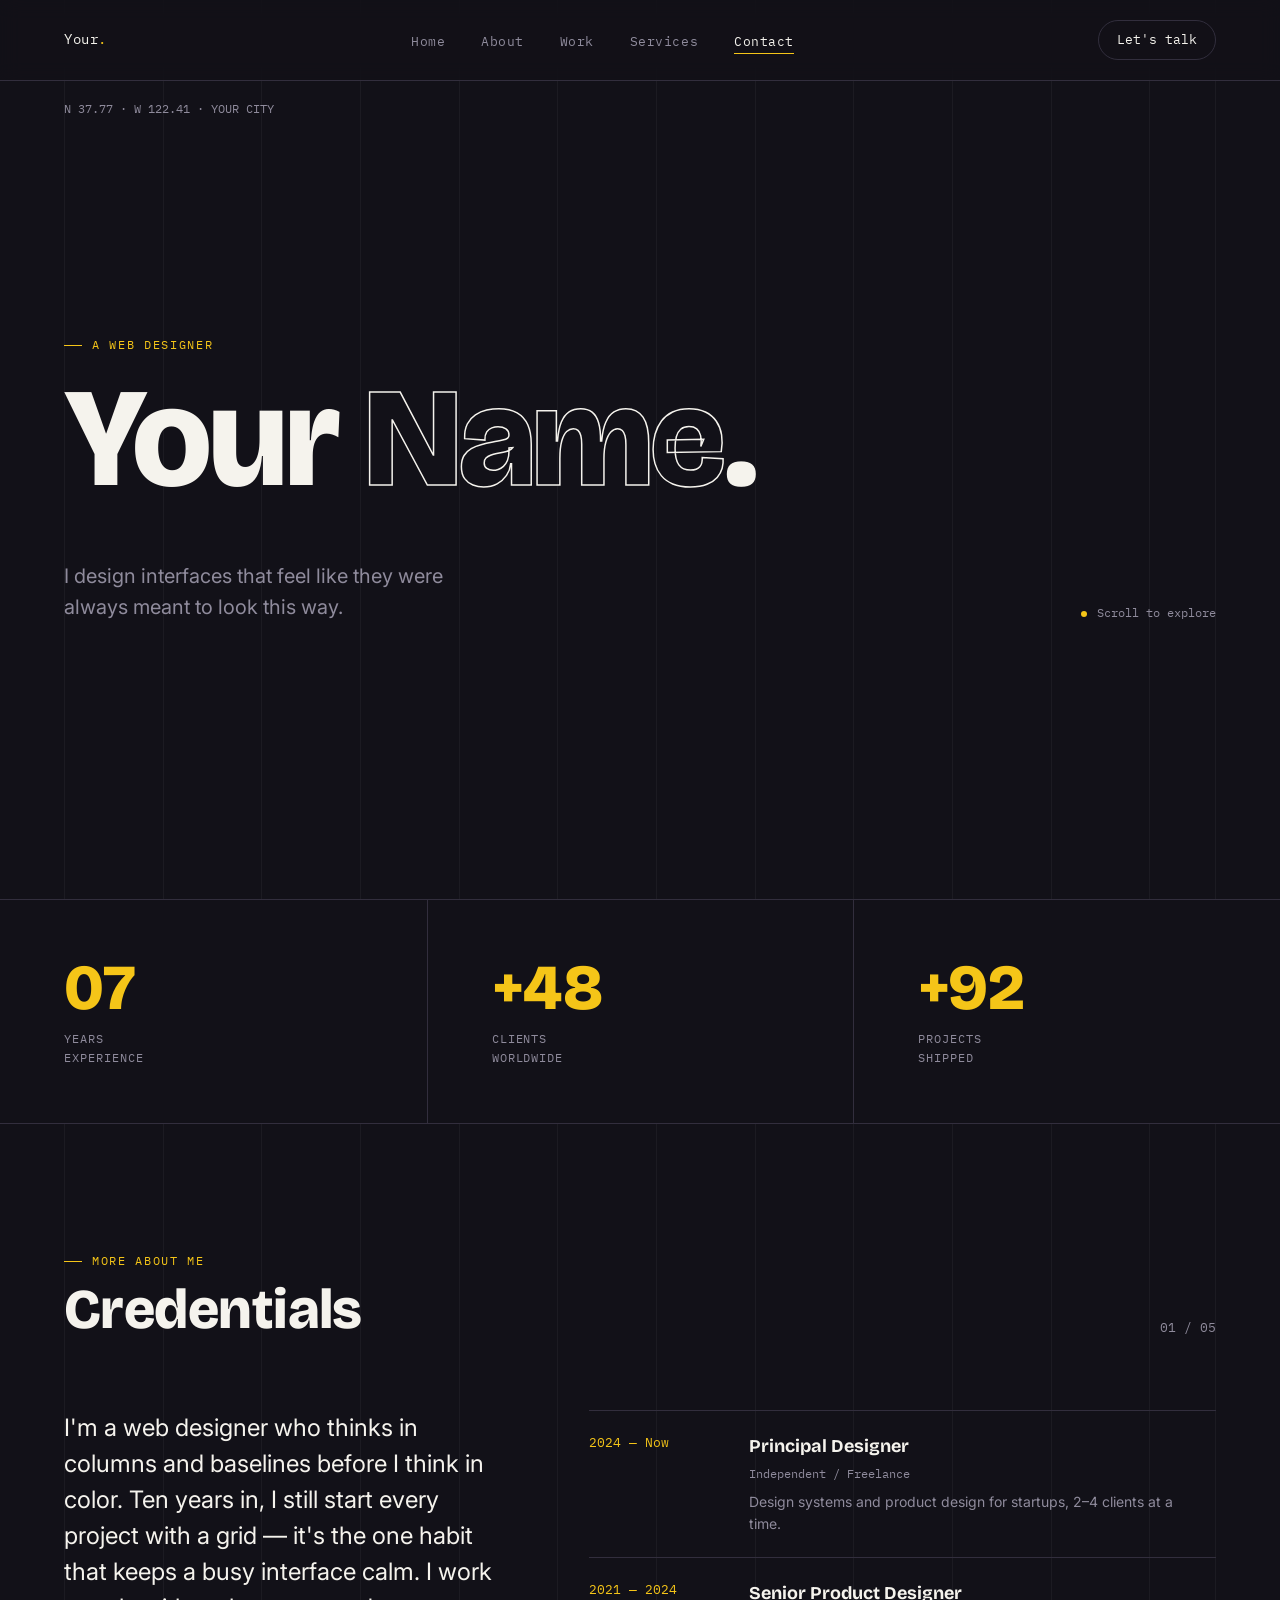
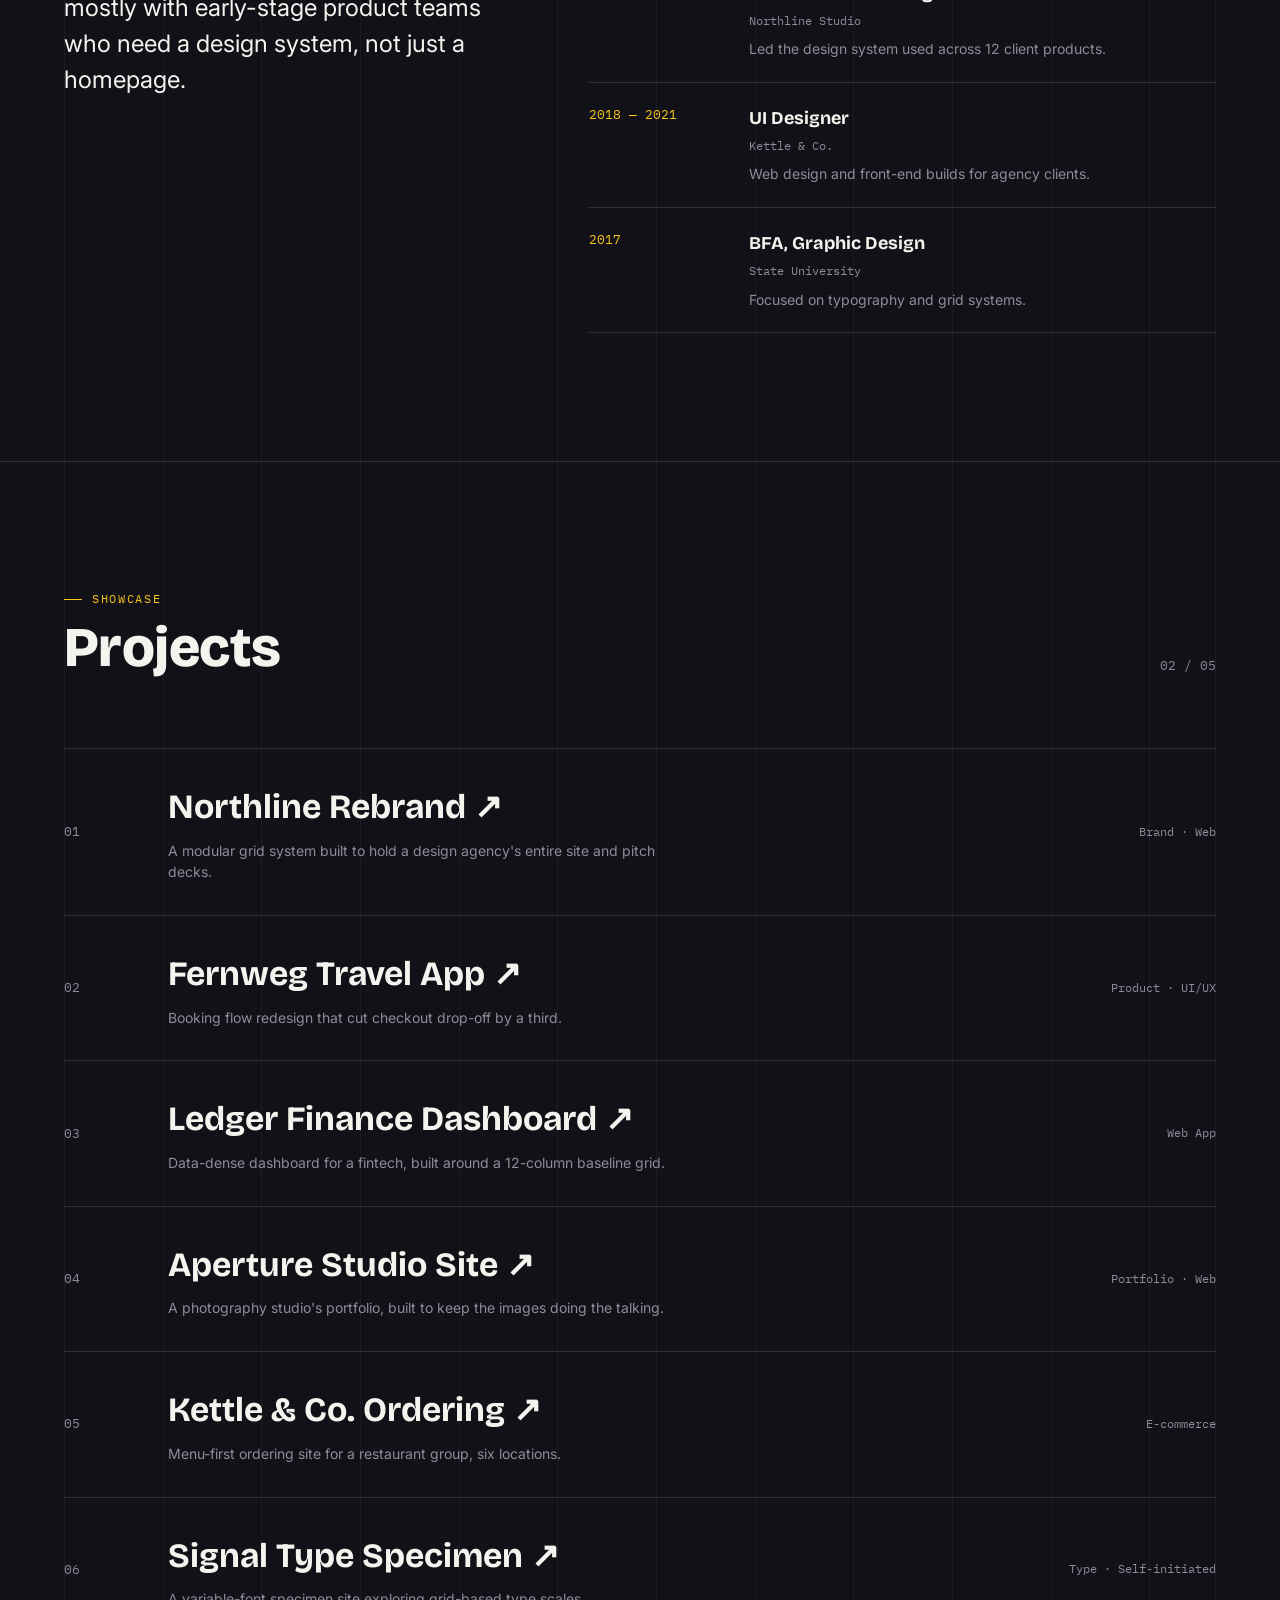
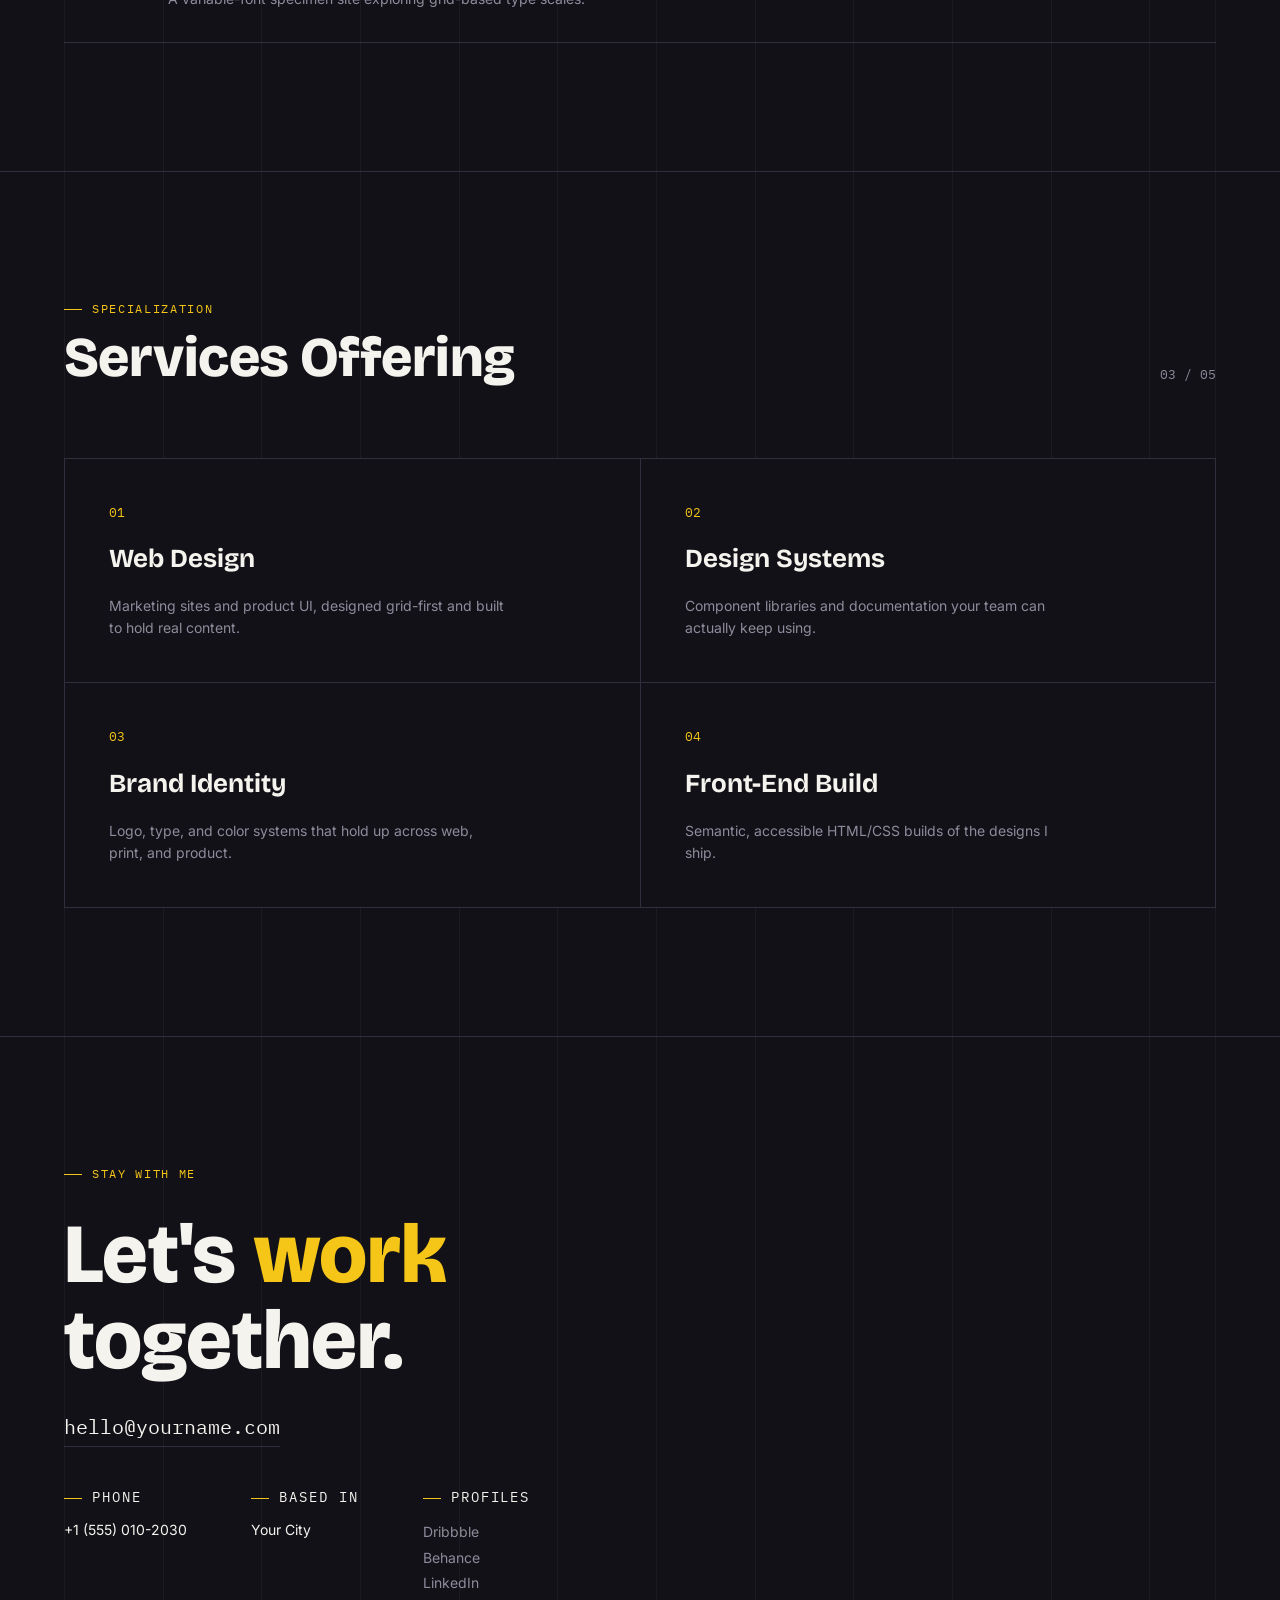
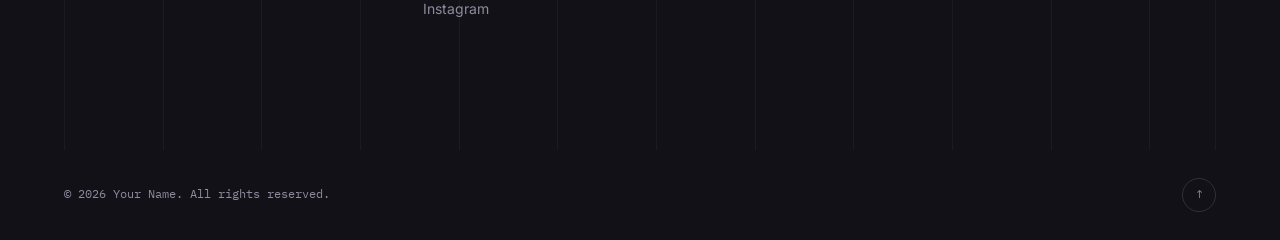
<file: index.html>
<!DOCTYPE html>
<html lang="en">
<head>
<meta charset="UTF-8">
<meta name="viewport" content="width=device-width, initial-scale=1.0">
<title>Your Name — Web Designer</title>
<meta name="description" content="Your Name is a web designer based in Your City.">
<link rel="preconnect" href="https://fonts.googleapis.com">
<link rel="preconnect" href="https://fonts.gstatic.com" crossorigin>
<link href="https://fonts.googleapis.com/css2?family=Bricolage+Grotesque:opsz,wght@12..96,400..800&family=Inter:wght@400;500&family=IBM+Plex+Mono:wght@400;500&display=swap" rel="stylesheet">
<link rel="stylesheet" href="styles.css">
</head>
<body>

<nav class="nav">
  <a href="#top" class="nav-logo">Your<span>.</span></a>
  <ul class="nav-links">
    <li><a href="#top">Home</a></li>
<li><a href="#about">About</a></li>
<li><a href="#work">Work</a></li>
<li><a href="#services">Services</a></li>
<li><a href="#contact">Contact</a></li>
  </ul>
  <a href="#contact" class="nav-cta">Let's talk</a>
  <button class="nav-toggle" aria-label="Toggle menu">
    <svg viewBox="0 0 24 24" fill="none" stroke="currentColor" stroke-width="2"><line x1="3" y1="6" x2="21" y2="6"/><line x1="3" y1="12" x2="21" y2="12"/><line x1="3" y1="18" x2="21" y2="18"/></svg>
  </button>
</nav>

<main>

<header class="hero" id="top">
  <div class="grid-guides" aria-hidden="true"><span></span><span></span><span></span><span></span><span></span><span></span><span></span><span></span><span></span><span></span><span></span><span></span></div>
  <div class="hero-coords">N 37.77 &middot; W 122.41 &middot; YOUR CITY</div>
  <div class="hero-eyebrow eyebrow">A WEB DESIGNER</div>
  <h1 class="hero-name">Your <em>Name</em>.</h1>
  <div class="hero-bottom">
    <p class="hero-tagline">I design interfaces that feel like they were
always meant to look this way.</p>
    <div class="hero-scroll"><span class="dot"></span> Scroll to explore</div>
  </div>
</header>

<section class="stats reveal"><div class="stat">
      <div class="stat-number">07</div>
      <div class="stat-label">Years
Experience</div>
    </div>
<div class="stat">
      <div class="stat-number">+48</div>
      <div class="stat-label">Clients
Worldwide</div>
    </div>
<div class="stat">
      <div class="stat-number">+92</div>
      <div class="stat-label">Projects
Shipped</div>
    </div></section>

<section class="section" id="about">
  <div class="grid-guides" aria-hidden="true"><span></span><span></span><span></span><span></span><span></span><span></span><span></span><span></span><span></span><span></span><span></span><span></span></div>
  <div class="section-head reveal">
    <div>
      <div class="eyebrow">More about me</div>
      <h2 class="section-title">Credentials</h2>
    </div>
    <div class="section-count">01 / 05</div>
  </div>
  <div class="about-grid reveal">
    <p class="about-bio">I'm a web designer who thinks in columns and baselines before I think in color. Ten years in, I still start every project with a grid — it's the one habit that keeps a busy interface calm. I work mostly with early-stage product teams who need a design system, not just a homepage.</p>
    <div class="about-list">
      <div class="credential">
      <div class="credential-year">2024 — Now</div>
      <div>
        <div class="credential-title">Principal Designer</div>
        <div class="credential-org">Independent / Freelance</div>
        <div class="credential-desc">Design systems and product design for startups, 2–4 clients at a time.</div>
      </div>
    </div>
<div class="credential">
      <div class="credential-year">2021 — 2024</div>
      <div>
        <div class="credential-title">Senior Product Designer</div>
        <div class="credential-org">Northline Studio</div>
        <div class="credential-desc">Led the design system used across 12 client products.</div>
      </div>
    </div>
<div class="credential">
      <div class="credential-year">2018 — 2021</div>
      <div>
        <div class="credential-title">UI Designer</div>
        <div class="credential-org">Kettle & Co.</div>
        <div class="credential-desc">Web design and front-end builds for agency clients.</div>
      </div>
    </div>
<div class="credential">
      <div class="credential-year">2017</div>
      <div>
        <div class="credential-title">BFA, Graphic Design</div>
        <div class="credential-org">State University</div>
        <div class="credential-desc">Focused on typography and grid systems.</div>
      </div>
    </div>
    </div>
  </div>
</section>


<section class="section" id="work">
  <div class="grid-guides" aria-hidden="true"><span></span><span></span><span></span><span></span><span></span><span></span><span></span><span></span><span></span><span></span><span></span><span></span></div>
  <div class="section-head reveal">
    <div>
      <div class="eyebrow">Showcase</div>
      <h2 class="section-title">Projects</h2>
    </div>
    <div class="section-count">02 / 05</div>
  </div>
  <div class="work-list">
    <a class="project reveal" href="#">
      <div class="project-code">01</div>
      <div class="project-main">
        <div class="project-title">Northline Rebrand<span class="project-arrow">&#8599;</span></div>
        <div class="project-desc">A modular grid system built to hold a design agency's entire site and pitch decks.</div>
      </div>
      <div class="project-cat">Brand · Web</div>
    </a>
<a class="project reveal" href="#">
      <div class="project-code">02</div>
      <div class="project-main">
        <div class="project-title">Fernweg Travel App<span class="project-arrow">&#8599;</span></div>
        <div class="project-desc">Booking flow redesign that cut checkout drop-off by a third.</div>
      </div>
      <div class="project-cat">Product · UI/UX</div>
    </a>
<a class="project reveal" href="#">
      <div class="project-code">03</div>
      <div class="project-main">
        <div class="project-title">Ledger Finance Dashboard<span class="project-arrow">&#8599;</span></div>
        <div class="project-desc">Data-dense dashboard for a fintech, built around a 12-column baseline grid.</div>
      </div>
      <div class="project-cat">Web App</div>
    </a>
<a class="project reveal" href="#">
      <div class="project-code">04</div>
      <div class="project-main">
        <div class="project-title">Aperture Studio Site<span class="project-arrow">&#8599;</span></div>
        <div class="project-desc">A photography studio's portfolio, built to keep the images doing the talking.</div>
      </div>
      <div class="project-cat">Portfolio · Web</div>
    </a>
<a class="project reveal" href="#">
      <div class="project-code">05</div>
      <div class="project-main">
        <div class="project-title">Kettle & Co. Ordering<span class="project-arrow">&#8599;</span></div>
        <div class="project-desc">Menu-first ordering site for a restaurant group, six locations.</div>
      </div>
      <div class="project-cat">E-commerce</div>
    </a>
<a class="project reveal" href="#">
      <div class="project-code">06</div>
      <div class="project-main">
        <div class="project-title">Signal Type Specimen<span class="project-arrow">&#8599;</span></div>
        <div class="project-desc">A variable-font specimen site exploring grid-based type scales.</div>
      </div>
      <div class="project-cat">Type · Self-initiated</div>
    </a>
  </div>
</section>


<section class="section" id="services">
  <div class="grid-guides" aria-hidden="true"><span></span><span></span><span></span><span></span><span></span><span></span><span></span><span></span><span></span><span></span><span></span><span></span></div>
  <div class="section-head reveal">
    <div>
      <div class="eyebrow">Specialization</div>
      <h2 class="section-title">Services Offering</h2>
    </div>
    <div class="section-count">03 / 05</div>
  </div>
  <div class="services-grid">
    <div class="service reveal">
      <div class="service-num">01</div>
      <div class="service-title">Web Design</div>
      <div class="service-desc">Marketing sites and product UI, designed grid-first and built to hold real content.</div>
    </div>
<div class="service reveal">
      <div class="service-num">02</div>
      <div class="service-title">Design Systems</div>
      <div class="service-desc">Component libraries and documentation your team can actually keep using.</div>
    </div>
<div class="service reveal">
      <div class="service-num">03</div>
      <div class="service-title">Brand Identity</div>
      <div class="service-desc">Logo, type, and color systems that hold up across web, print, and product.</div>
    </div>
<div class="service reveal">
      <div class="service-num">04</div>
      <div class="service-title">Front-End Build</div>
      <div class="service-desc">Semantic, accessible HTML/CSS builds of the designs I ship.</div>
    </div>
  </div>
</section>


<section class="section contact" id="contact">
  <div class="grid-guides" aria-hidden="true"><span></span><span></span><span></span><span></span><span></span><span></span><span></span><span></span><span></span><span></span><span></span><span></span></div>
  <div class="contact-inner reveal">
    <div class="eyebrow">Stay with me</div>
    <h2 class="contact-title">Let's <span class="accent">work</span> together.</h2>
    <a class="contact-email" href="mailto:hello@yourname.com">hello@yourname.com</a>
    <div class="contact-meta">
      <div class="contact-meta-block">
        <div class="eyebrow">Phone</div>
        <div>+1 (555) 010-2030</div>
      </div>
      <div class="contact-meta-block">
        <div class="eyebrow">Based in</div>
        <div>Your City</div>
      </div>
      <div class="contact-meta-block">
        <div class="eyebrow">Profiles</div>
        <a href="#">Dribbble</a>
<a href="#">Behance</a>
<a href="#">LinkedIn</a>
<a href="#">Instagram</a>
      </div>
    </div>
  </div>
</section>

</main>

<footer class="footer">
  <span>&copy; <span id="year"></span> Your Name. All rights reserved.</span>
  <a class="footer-top" href="#top" aria-label="Back to top">&uarr;</a>
</footer>

<script src="script.js"></script>
</body>
</html>
</file>
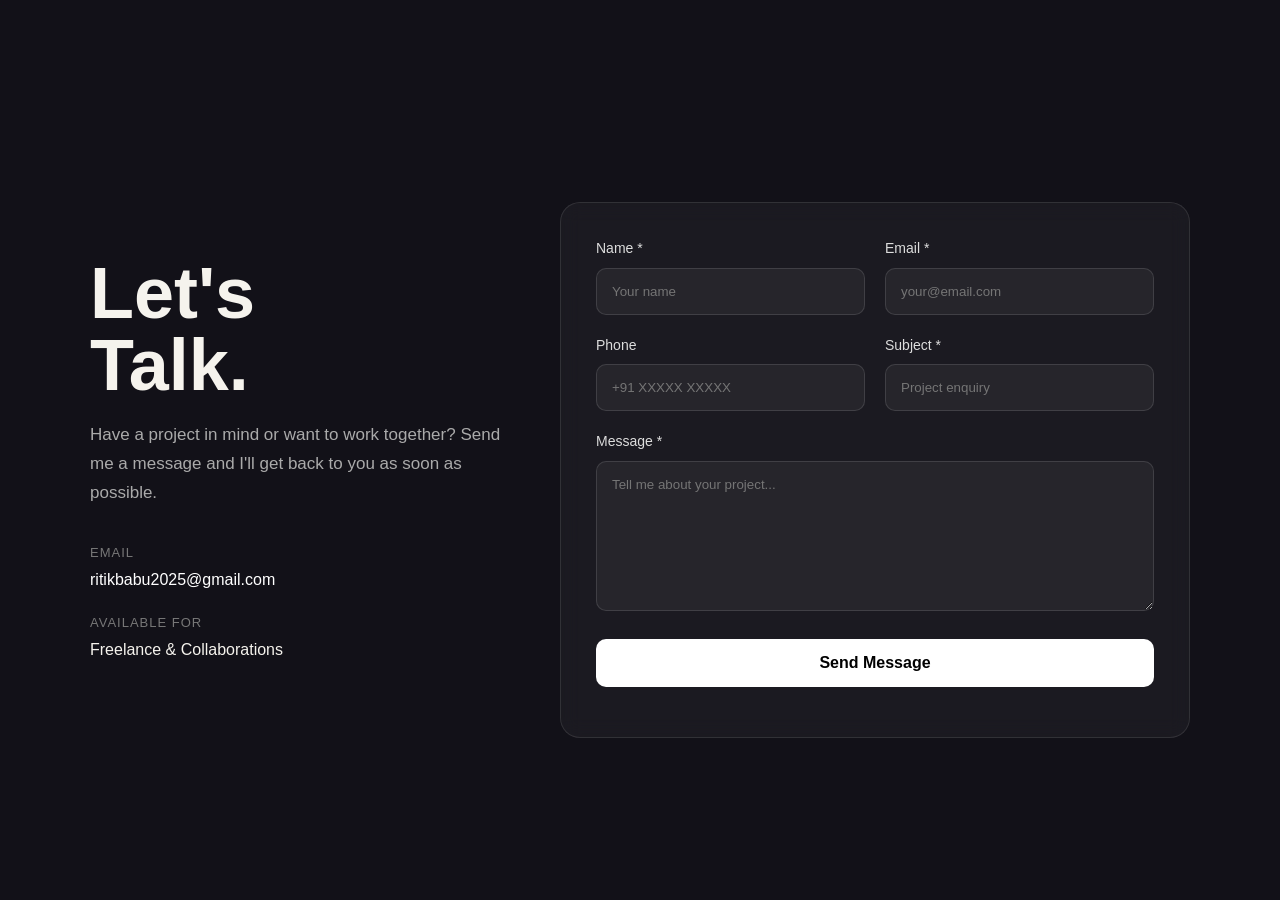
<file: contact.html>
<!DOCTYPE html>
<html lang="en">
<head>
  <meta charset="UTF-8">
  <meta name="viewport" content="width=device-width, initial-scale=1.0">
  <title>Contact Me | Ritik Singh</title>

  <link rel="stylesheet" href="styles.css">

  <style>
    .contact-page {
      min-height: 100vh;
      padding: 120px 20px 80px;
      display: flex;
      align-items: center;
      justify-content: center;
    }

    .contact-wrapper {
      width: 100%;
      max-width: 1100px;
      display: grid;
      grid-template-columns: 0.8fr 1.2fr;
      gap: 50px;
      align-items: center;
    }

    .contact-info h1 {
      font-size: clamp(42px, 6vw, 72px);
      line-height: 1;
      margin-bottom: 20px;
    }

    .contact-info p {
      color: #aaa;
      font-size: 17px;
      line-height: 1.7;
      max-width: 450px;
    }

    .contact-details {
      margin-top: 35px;
    }

    .contact-detail {
      margin-bottom: 20px;
    }

    .contact-detail span {
      display: block;
      color: #777;
      font-size: 13px;
      margin-bottom: 5px;
      text-transform: uppercase;
      letter-spacing: 1px;
    }

    .contact-detail a {
      color: #fff;
      text-decoration: none;
    }

    .contact-form {
      background: rgba(255,255,255,0.04);
      border: 1px solid rgba(255,255,255,0.1);
      border-radius: 20px;
      padding: 35px;
      backdrop-filter: blur(10px);
    }

    .form-row {
      display: grid;
      grid-template-columns: 1fr 1fr;
      gap: 20px;
    }

    .form-group {
      margin-bottom: 20px;
    }

    .form-group label {
      display: block;
      margin-bottom: 8px;
      font-size: 14px;
      color: #ddd;
    }

    .form-group input,
    .form-group textarea {
      width: 100%;
      box-sizing: border-box;
      padding: 15px;
      border: 1px solid rgba(255,255,255,0.12);
      border-radius: 10px;
      background: rgba(255,255,255,0.05);
      color: #fff;
      outline: none;
      font-family: inherit;
    }

    .form-group input:focus,
    .form-group textarea:focus {
      border-color: rgba(255,255,255,0.4);
    }

    .form-group textarea {
      min-height: 150px;
      resize: vertical;
    }

    .submit-btn {
      width: 100%;
      padding: 15px 25px;
      border: 0;
      border-radius: 10px;
      background: #fff;
      color: #000;
      font-size: 16px;
      font-weight: 600;
      cursor: pointer;
      transition: 0.3s;
    }

    .submit-btn:hover {
      transform: translateY(-2px);
      opacity: 0.9;
    }

    .submit-btn:disabled {
      opacity: 0.6;
      cursor: not-allowed;
    }

    #form-message {
      margin-top: 15px;
      text-align: center;
      font-size: 14px;
    }

    .success {
      color: #6ee7b7;
    }

    .error {
      color: #f87171;
    }

    @media (max-width: 768px) {
      .contact-page {
        padding: 100px 20px 50px;
      }

      .contact-wrapper {
        grid-template-columns: 1fr;
        gap: 35px;
      }

      .form-row {
        grid-template-columns: 1fr;
        gap: 0;
      }

      .contact-form {
        padding: 25px;
      }
    }
  </style>
</head>

<body>

  <main class="contact-page">

    <div class="contact-wrapper">

      <div class="contact-info">
        <h1>Let's<br>Talk.</h1>

        <p>
          Have a project in mind or want to work together?
          Send me a message and I'll get back to you as soon as possible.
        </p>

        <div class="contact-details">

          <div class="contact-detail">
            <span>Email</span>
            <a href="mailto:ritikbabu2025@gmail.com">
              ritikbabu2025@gmail.com
            </a>
          </div>

          <div class="contact-detail">
            <span>Available For</span>
            <div>Freelance & Collaborations</div>
          </div>

        </div>
      </div>


      <form id="contactForm" class="contact-form">

        <div class="form-row">

          <div class="form-group">
            <label for="name">Name *</label>
            <input
              type="text"
              id="name"
              name="name"
              placeholder="Your name"
              required
            >
          </div>

          <div class="form-group">
            <label for="email">Email *</label>
            <input
              type="email"
              id="email"
              name="email"
              placeholder="your@email.com"
              required
            >
          </div>

        </div>


        <div class="form-row">

          <div class="form-group">
            <label for="phone">Phone</label>
            <input
              type="tel"
              id="phone"
              name="phone"
              placeholder="+91 XXXXX XXXXX"
            >
          </div>

          <div class="form-group">
            <label for="subject">Subject *</label>
            <input
              type="text"
              id="subject"
              name="subject"
              placeholder="Project enquiry"
              required
            >
          </div>

        </div>


        <div class="form-group">
          <label for="message">Message *</label>

          <textarea
            id="message"
            name="message"
            placeholder="Tell me about your project..."
            required
          ></textarea>
        </div>


        <button type="submit" class="submit-btn" id="submitBtn">
          Send Message
        </button>

        <div id="form-message"></div>

      </form>

    </div>

  </main>


  <script>
    const form = document.getElementById("contactForm");
    const button = document.getElementById("submitBtn");
    const message = document.getElementById("form-message");

    form.addEventListener("submit", async function (e) {

      e.preventDefault();

      button.disabled = true;
      button.textContent = "Sending...";
      message.textContent = "";
      message.className = "";

      const formData = {
        name: document.getElementById("name").value.trim(),
        email: document.getElementById("email").value.trim(),
        phone: document.getElementById("phone").value.trim(),
        subject: document.getElementById("subject").value.trim(),
        message: document.getElementById("message").value.trim()
      };

      try {

        const response = await fetch("/api/contact", {
          method: "POST",
          headers: {
            "Content-Type": "application/json"
          },
          body: JSON.stringify(formData)
        });

        const data = await response.json();

        if (!response.ok) {
          throw new Error(data.error || "Something went wrong");
        }

        message.textContent = "Message sent successfully! I'll get back to you soon.";
        message.className = "success";

        form.reset();

      } catch (error) {

        message.textContent =
          error.message || "Unable to send message. Please try again.";

        message.className = "error";

      } finally {

        button.disabled = false;
        button.textContent = "Send Message";

      }

    });
  </script>

</body>
</html>
</file>
<file: styles.css>
/* ============================================================
   Design tokens
   ============================================================ */
:root {
  --bg:        #121118;
  --surface:   #1B1922;
  --surface-2: #221F2B;
  --line:      #322E3D;
  --text:      #F5F3ED;
  --muted:     #8F8B9C;
  --accent:    #F5C518;   /* signal yellow */
  --accent-2:  #6E5BFF;   /* violet, secondary */

  --display: "Bricolage Grotesque", "Arial Black", sans-serif;
  --body:    "Inter", -apple-system, sans-serif;
  --mono:    "IBM Plex Mono", monospace;

  --col-gap: clamp(16px, 3vw, 32px);
  --edge:    clamp(20px, 5vw, 64px);
}

* { margin: 0; padding: 0; box-sizing: border-box; }

html { scroll-behavior: smooth; }

body {
  background: var(--bg);
  color: var(--text);
  font-family: var(--body);
  font-size: 16px;
  line-height: 1.55;
  overflow-x: hidden;
}

@media (prefers-reduced-motion: reduce) {
  html { scroll-behavior: auto; }
  * { animation-duration: 0.01ms !important; transition-duration: 0.01ms !important; }
}

a { color: inherit; text-decoration: none; }
img { max-width: 100%; display: block; }
button { font-family: inherit; cursor: pointer; }

::selection { background: var(--accent); color: var(--bg); }

:focus-visible {
  outline: 2px solid var(--accent);
  outline-offset: 3px;
}

.eyebrow {
  font-family: var(--mono);
  font-size: 12px;
  letter-spacing: 0.14em;
  text-transform: uppercase;
  color: var(--accent);
  display: flex;
  align-items: center;
  gap: 10px;
}
.eyebrow::before {
  content: "";
  width: 18px;
  height: 1px;
  background: var(--accent);
  display: inline-block;
}

.section {
  position: relative;
  padding: clamp(64px, 10vw, 128px) var(--edge);
  border-bottom: 1px solid var(--line);
}

.section-head {
  display: flex;
  justify-content: space-between;
  align-items: flex-end;
  gap: 24px;
  margin-bottom: clamp(40px, 6vw, 72px);
  flex-wrap: wrap;
}

.section-title {
  font-family: var(--display);
  font-weight: 800;
  font-size: clamp(32px, 5vw, 56px);
  line-height: 1.02;
  letter-spacing: -0.01em;
  margin-top: 10px;
}

.section-count {
  font-family: var(--mono);
  font-size: 13px;
  color: var(--muted);
}

/* ============================================================
   Grid signature layer — decorative column guides
   ============================================================ */
.grid-guides {
  position: absolute;
  inset: 0;
  display: grid;
  grid-template-columns: repeat(12, 1fr);
  gap: var(--col-gap);
  padding: 0 var(--edge);
  pointer-events: none;
  z-index: 0;
}
.grid-guides span {
  border-left: 1px solid rgba(245, 243, 237, 0.045);
  height: 100%;
}
.grid-guides span:last-child { border-right: 1px solid rgba(245, 243, 237, 0.045); }

/* ============================================================
   Nav
   ============================================================ */
.nav {
  position: fixed;
  top: 0; left: 0; right: 0;
  z-index: 100;
  display: flex;
  align-items: center;
  justify-content: space-between;
  padding: 20px var(--edge);
  background: rgba(18, 17, 24, 0.72);
  backdrop-filter: blur(10px);
  border-bottom: 1px solid var(--line);
}

.nav-logo {
  font-family: var(--mono);
  font-size: 14px;
  letter-spacing: 0.04em;
}
.nav-logo span { color: var(--accent); }

.nav-links {
  display: flex;
  gap: clamp(18px, 3vw, 36px);
  list-style: none;
}
.nav-links a {
  font-family: var(--mono);
  font-size: 13px;
  letter-spacing: 0.04em;
  color: var(--muted);
  position: relative;
  padding-bottom: 4px;
  transition: color 0.2s;
}
.nav-links a:hover,
.nav-links a.active { color: var(--text); }
.nav-links a::after {
  content: "";
  position: absolute;
  left: 0; bottom: 0;
  width: 0%;
  height: 1px;
  background: var(--accent);
  transition: width 0.25s ease;
}
.nav-links a:hover::after,
.nav-links a.active::after { width: 100%; }

.nav-cta {
  font-family: var(--mono);
  font-size: 13px;
  border: 1px solid var(--line);
  padding: 9px 18px;
  border-radius: 999px;
  transition: border-color 0.2s, color 0.2s;
}
.nav-cta:hover { border-color: var(--accent); color: var(--accent); }

.nav-toggle {
  display: none;
  width: 36px; height: 36px;
  border: 1px solid var(--line);
  border-radius: 8px;
  background: none;
  align-items: center;
  justify-content: center;
  color: var(--text);
}
.nav-toggle svg { width: 16px; height: 16px; }

/* ============================================================
   Hero
   ============================================================ */
.hero {
  position: relative;
  min-height: 100svh;
  display: flex;
  flex-direction: column;
  justify-content: center;
  padding: 140px var(--edge) 80px;
  border-bottom: 1px solid var(--line);
  overflow: hidden;
}

.hero-coords {
  position: absolute;
  top: 100px;
  left: var(--edge);
  font-family: var(--mono);
  font-size: 12px;
  color: var(--muted);
  z-index: 1;
}

.hero-eyebrow { position: relative; z-index: 1; }

.hero-name {
  position: relative;
  z-index: 1;
  font-family: var(--display);
  font-weight: 800;
  font-size: clamp(52px, 11vw, 148px);
  line-height: 0.94;
  letter-spacing: -0.02em;
  margin-top: 18px;
  max-width: 18ch;
}
.hero-name em {
  font-style: normal;
  color: transparent;
  -webkit-text-stroke: 1.5px var(--text);
}

.hero-bottom {
  position: relative;
  z-index: 1;
  display: flex;
  justify-content: space-between;
  align-items: flex-end;
  gap: 32px;
  margin-top: clamp(28px, 5vw, 56px);
  flex-wrap: wrap;
}

.hero-tagline {
  font-size: clamp(16px, 1.6vw, 20px);
  color: var(--muted);
  max-width: 34ch;
  white-space: pre-line;
}

.hero-scroll {
  font-family: var(--mono);
  font-size: 12px;
  color: var(--muted);
  display: flex;
  align-items: center;
  gap: 10px;
}
.hero-scroll .dot {
  width: 6px; height: 6px;
  border-radius: 50%;
  background: var(--accent);
  animation: pulse 1.8s ease-in-out infinite;
}
@keyframes pulse {
  0%, 100% { opacity: 0.3; transform: scale(0.8); }
  50% { opacity: 1; transform: scale(1.1); }
}

/* ============================================================
   Stats strip
   ============================================================ */
.stats {
  display: grid;
  grid-template-columns: repeat(3, 1fr);
  border-bottom: 1px solid var(--line);
}
.stat {
  padding: clamp(32px, 5vw, 56px) var(--edge);
  border-left: 1px solid var(--line);
}
.stat:first-child { border-left: none; }
.stat-number {
  font-family: var(--display);
  font-weight: 800;
  font-size: clamp(36px, 5vw, 64px);
  color: var(--accent);
  line-height: 1;
}
.stat-label {
  font-family: var(--mono);
  font-size: 12px;
  color: var(--muted);
  text-transform: uppercase;
  letter-spacing: 0.08em;
  white-space: pre-line;
  margin-top: 10px;
}

/* ============================================================
   About
   ============================================================ */
.about-grid {
  display: grid;
  grid-template-columns: 1fr 1.4fr;
  gap: clamp(32px, 6vw, 80px);
  position: relative;
  z-index: 1;
}
.about-bio {
  font-size: clamp(18px, 2vw, 24px);
  color: var(--text);
  line-height: 1.5;
}
.about-list {
  display: flex;
  flex-direction: column;
  gap: 0;
}
.credential {
  display: grid;
  grid-template-columns: 140px 1fr;
  gap: 20px;
  padding: 22px 0;
  border-top: 1px solid var(--line);
}
.about-list .credential:last-child { border-bottom: 1px solid var(--line); }
.credential-year {
  font-family: var(--mono);
  font-size: 13px;
  color: var(--accent);
}
.credential-title {
  font-family: var(--display);
  font-weight: 700;
  font-size: 18px;
}
.credential-org {
  font-family: var(--mono);
  font-size: 12px;
  color: var(--muted);
  margin-top: 4px;
}
.credential-desc {
  font-size: 14px;
  color: var(--muted);
  margin-top: 8px;
  max-width: 48ch;
}

/* ============================================================
   Work
   ============================================================ */
.work-list { position: relative; z-index: 1; }
.project {
  display: grid;
  grid-template-columns: 80px 1fr auto;
  align-items: center;
  gap: 24px;
  padding: clamp(20px, 3vw, 32px) 0;
  border-top: 1px solid var(--line);
  transition: padding-left 0.3s ease;
}
.work-list .project:last-child { border-bottom: 1px solid var(--line); }
.project:hover { padding-left: 14px; }

.project-code {
  font-family: var(--mono);
  font-size: 13px;
  color: var(--muted);
}
.project-main { display: flex; flex-direction: column; gap: 6px; }
.project-title {
  font-family: var(--display);
  font-weight: 700;
  font-size: clamp(22px, 3vw, 34px);
  transition: color 0.25s;
}
.project:hover .project-title { color: var(--accent); }
.project-desc {
  font-size: 14px;
  color: var(--muted);
  max-width: 56ch;
}
.project-cat {
  font-family: var(--mono);
  font-size: 12px;
  color: var(--muted);
  text-align: right;
  white-space: nowrap;
}
.project-arrow {
  display: inline-block;
  margin-left: 8px;
  transition: transform 0.25s;
}
.project:hover .project-arrow { transform: translate(3px, -3px); }

/* ============================================================
   Services
   ============================================================ */
.services-grid {
  display: grid;
  grid-template-columns: repeat(2, 1fr);
  gap: 1px;
  background: var(--line);
  border: 1px solid var(--line);
  position: relative;
  z-index: 1;
}
.service {
  background: var(--bg);
  padding: clamp(28px, 4vw, 44px);
  display: flex;
  flex-direction: column;
  gap: 16px;
}
.service-num {
  font-family: var(--mono);
  font-size: 13px;
  color: var(--accent);
}
.service-title {
  font-family: var(--display);
  font-weight: 700;
  font-size: clamp(20px, 2.4vw, 26px);
}
.service-desc {
  font-size: 14px;
  color: var(--muted);
  max-width: 44ch;
}

/* ============================================================
   Contact
   ============================================================ */
.contact {
  border-bottom: none;
}
.contact-inner {
  position: relative;
  z-index: 1;
  display: flex;
  flex-direction: column;
  align-items: flex-start;
  gap: 28px;
}
.contact-title {
  font-family: var(--display);
  font-weight: 800;
  font-size: clamp(38px, 7vw, 84px);
  line-height: 1.02;
  max-width: 14ch;
}
.contact-title .accent { color: var(--accent); }
.contact-email {
  font-family: var(--mono);
  font-size: clamp(16px, 2vw, 20px);
  border-bottom: 1px solid var(--line);
  padding-bottom: 4px;
  transition: border-color 0.2s, color 0.2s;
}
.contact-email:hover { border-color: var(--accent); color: var(--accent); }

.contact-meta {
  display: flex;
  gap: clamp(32px, 6vw, 64px);
  flex-wrap: wrap;
  margin-top: 12px;
}
.contact-meta-block .eyebrow { margin-bottom: 10px; }
.contact-meta-block div { font-size: 14px; color: var(--text); }
.contact-meta-block a { display: block; font-size: 14px; color: var(--muted); padding: 2px 0; transition: color 0.2s; }
.contact-meta-block a:hover { color: var(--accent); }

/* ============================================================
   Footer
   ============================================================ */
.footer {
  padding: 28px var(--edge);
  display: flex;
  justify-content: space-between;
  align-items: center;
  flex-wrap: wrap;
  gap: 12px;
  font-family: var(--mono);
  font-size: 12px;
  color: var(--muted);
}
.footer a:hover { color: var(--accent); }
.footer-top {
  border: 1px solid var(--line);
  border-radius: 999px;
  width: 34px; height: 34px;
  display: flex; align-items: center; justify-content: center;
  transition: border-color 0.2s, color 0.2s;
}
.footer-top:hover { border-color: var(--accent); color: var(--accent); }

/* ============================================================
   Reveal-on-scroll
   ============================================================ */
.reveal {
  opacity: 0;
  transform: translateY(24px);
  transition: opacity 0.7s ease, transform 0.7s ease;
}
.reveal.in { opacity: 1; transform: translateY(0); }

/* ============================================================
   Responsive
   ============================================================ */
@media (max-width: 860px) {
  .nav-links {
    position: fixed;
    top: 65px; left: 0; right: 0;
    flex-direction: column;
    background: var(--bg);
    border-bottom: 1px solid var(--line);
    padding: 8px var(--edge) 20px;
    gap: 16px;
    display: none;
  }
  .nav-links.open { display: flex; }
  .nav-toggle { display: flex; }
  .about-grid { grid-template-columns: 1fr; }
  .stats { grid-template-columns: 1fr; }
  .stat { border-left: none; border-top: 1px solid var(--line); }
  .stat:first-child { border-top: none; }
  .services-grid { grid-template-columns: 1fr; }
  .project { grid-template-columns: 50px 1fr; }
  .project-cat { display: none; }
  .credential { grid-template-columns: 1fr; gap: 6px; }
}
</file>
